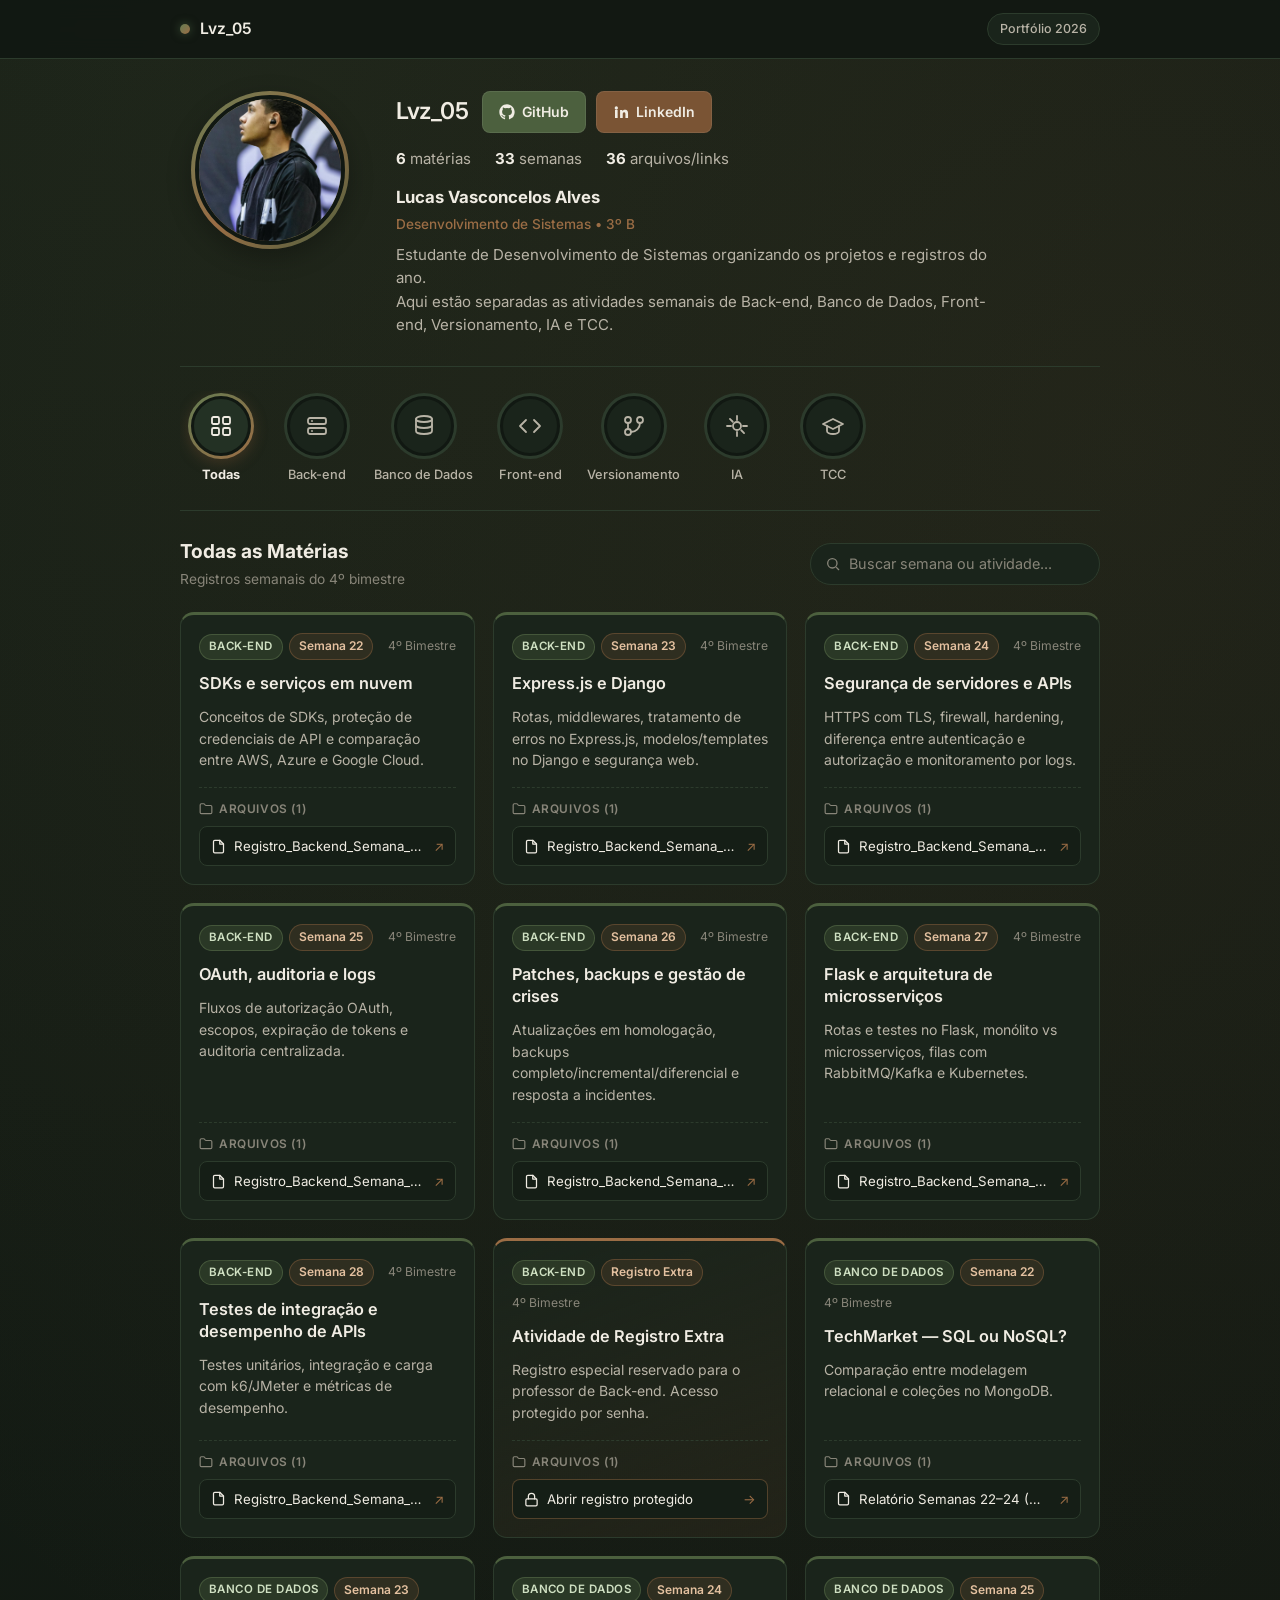
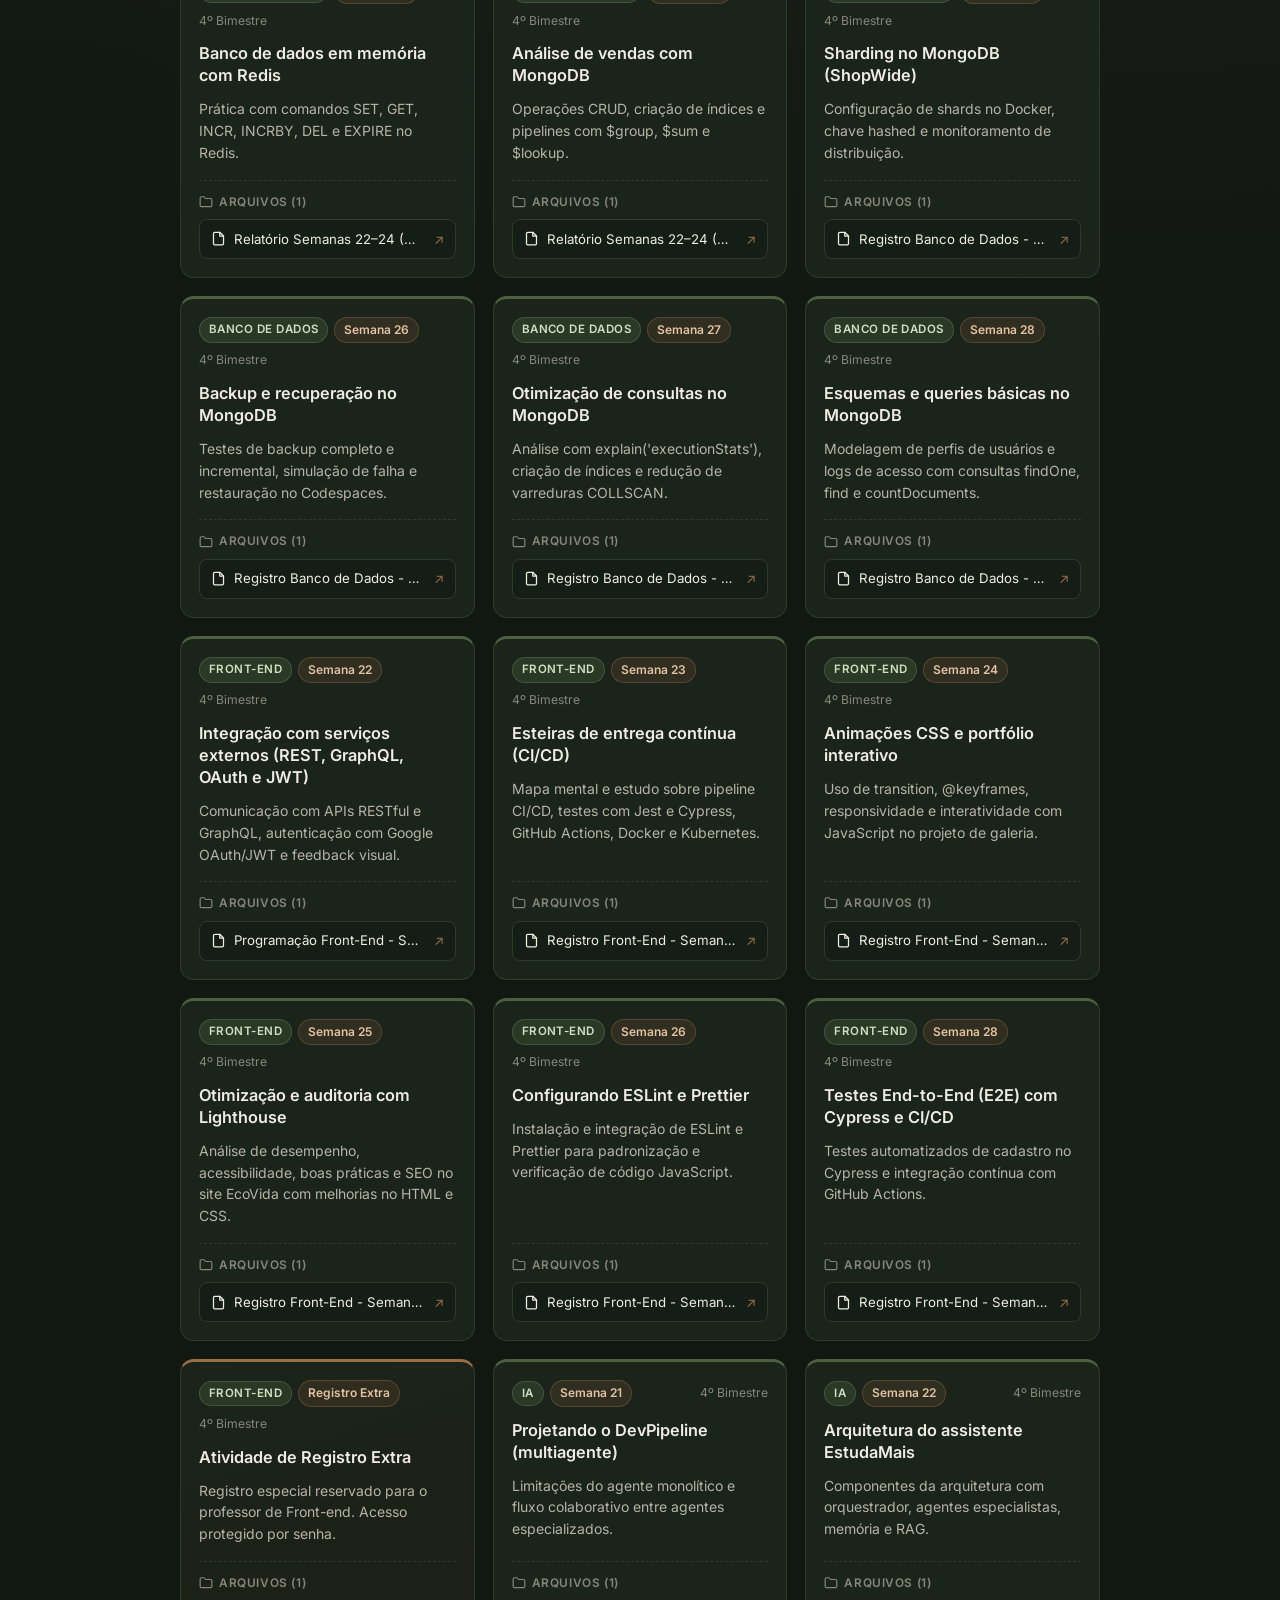
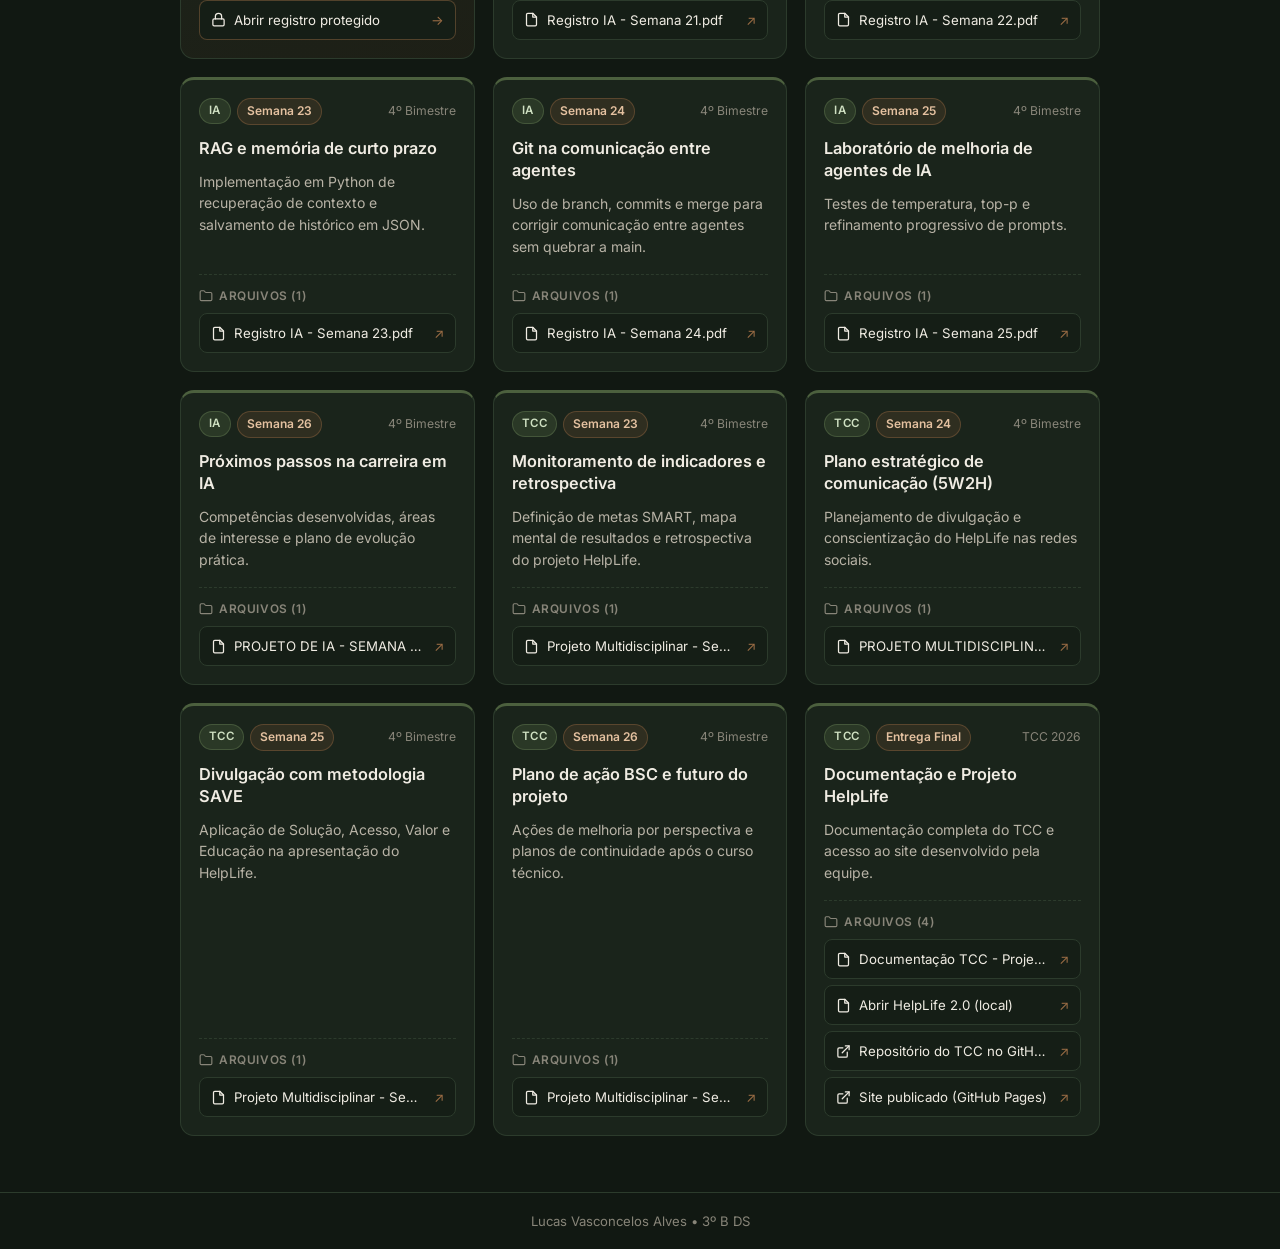
<file: index.html>
<!DOCTYPE html>
<html lang="pt-BR">
<head>
  <meta charset="UTF-8">
  <meta name="viewport" content="width=device-width, initial-scale=1.0, viewport-fit=cover">
  <meta name="theme-color" content="#111812">
  <title>Portfólio - Lucas Vasconcelos</title>
  <link rel="preconnect" href="https://fonts.googleapis.com">
  <link rel="preconnect" href="https://fonts.gstatic.com" crossorigin>
  <link href="https://fonts.googleapis.com/css2?family=Inter:wght@400;500;600;700&display=swap" rel="stylesheet">
  <link rel="stylesheet" href="style.css">
</head>
<body>
  <header class="topbar">
    <div class="container topbar-inner">
      <div class="topbar-brand">
        <span class="brand-dot"></span>
        <span id="topbar-nick" class="topbar-nick"></span>
      </div>
      <span class="topbar-badge">Portfólio 2026</span>
    </div>
  </header>

  <main class="container main-content">
    <section class="profile-header">
      <div class="avatar-column">
        <div class="avatar-ring">
          <img
            id="perfil-foto"
            src="foto portofolio.jpeg"
            alt="Foto de perfil"
          >
        </div>
      </div>

      <div class="profile-info">
        <div class="profile-top-row">
          <h1 id="perfil-nickname" class="profile-nickname"></h1>
          <div class="social-actions">
            <a id="link-github" href="#" target="_blank" rel="noopener noreferrer" class="btn btn-military">
              <svg viewBox="0 0 24 24" width="16" height="16" fill="currentColor">
                <path d="M12 .5C5.65.5.5 5.65.5 12c0 5.08 3.29 9.39 7.86 10.91.57.1.78-.25.78-.55 0-.27-.01-1.17-.02-2.12-3.2.7-3.88-1.36-3.88-1.36-.52-1.33-1.28-1.68-1.28-1.68-1.05-.72.08-.7.08-.7 1.16.08 1.77 1.19 1.77 1.19 1.03 1.76 2.7 1.25 3.36.96.1-.75.4-1.25.73-1.54-2.55-.29-5.24-1.28-5.24-5.68 0-1.25.45-2.28 1.19-3.08-.12-.29-.52-1.46.11-3.04 0 0 .97-.31 3.18 1.18a11.03 11.03 0 0 1 5.8 0c2.21-1.49 3.18-1.18 3.18-1.18.63 1.58.23 2.75.11 3.04.74.8 1.19 1.83 1.19 3.08 0 4.41-2.69 5.39-5.25 5.67.41.36.78 1.06.78 2.14 0 1.55-.01 2.8-.01 3.18 0 .31.21.66.79.55A11.51 11.51 0 0 0 23.5 12C23.5 5.65 18.35.5 12 .5Z"/>
              </svg>
              <span>GitHub</span>
            </a>
            <a id="link-linkedin" href="#" target="_blank" rel="noopener noreferrer" class="btn btn-brown">
              <svg viewBox="0 0 24 24" width="16" height="16" fill="currentColor">
                <path d="M4.98 3.5a2.48 2.48 0 1 1 0 4.96 2.48 2.48 0 0 1 0-4.96ZM3 9h3.96v12H3V9Zm7.24 0h3.8v1.64h.05c.53-1 1.82-2.06 3.75-2.06 4.01 0 4.75 2.64 4.75 6.07V21h-3.96v-5.63c0-1.34-.03-3.07-1.87-3.07-1.88 0-2.16 1.46-2.16 2.97V21h-3.96V9Z"/>
              </svg>
              <span>LinkedIn</span>
            </a>
          </div>
        </div>

        <ul class="profile-stats">
          <li><strong id="stat-materias">0</strong> <span>matérias</span></li>
          <li><strong id="stat-semanas">0</strong> <span>semanas</span></li>
          <li><strong id="stat-anexos">0</strong> <span>arquivos/links</span></li>
        </ul>

        <div class="profile-bio">
          <h2 id="perfil-nome" class="profile-name"></h2>
          <p id="perfil-tag" class="profile-tag"></p>
          <p id="perfil-sinopse" class="profile-synopsis"></p>
        </div>
      </div>
    </section>

    <nav class="highlights-section" id="highlights-section" aria-label="Filtrar por matéria">
      <div id="highlights-list" class="highlights-list"></div>
    </nav>

    <section class="feed-section">
      <div class="feed-header">
        <div>
          <h2 id="feed-titulo" class="feed-title">Todas as Matérias</h2>
          <p id="feed-subtitulo" class="feed-subtitle"></p>
        </div>
        <div class="search-box">
          <svg viewBox="0 0 24 24" width="16" height="16" fill="none" stroke="currentColor" stroke-width="2" aria-hidden="true">
            <circle cx="11" cy="11" r="7" />
            <line x1="21" y1="21" x2="16.65" y2="16.65" />
          </svg>
          <input
            type="search"
            id="busca-input"
            placeholder="Buscar semana ou atividade..."
            aria-label="Buscar semana ou atividade"
            enterkeyhint="search"
            autocomplete="off"
          >
          <button type="button" id="busca-limpar" class="search-clear" aria-label="Limpar busca" hidden>×</button>
        </div>
      </div>

      <div id="semanas-grid" class="weeks-grid"></div>
    </section>
  </main>

  <div id="modal-senha" class="modal-overlay" hidden>
    <div class="modal-box" role="dialog" aria-modal="true" aria-labelledby="modal-titulo">
      <div class="modal-header">
        <div class="week-badges">
          <span id="modal-materia" class="badge-materia"></span>
          <span class="badge-semana">Acesso protegido</span>
        </div>
        <button type="button" id="modal-fechar" class="modal-close" aria-label="Fechar">×</button>
      </div>
      <h3 id="modal-titulo" class="modal-title">Digite a senha</h3>
      <p id="modal-desc" class="modal-desc">Informe a senha secreta para abrir o registro extra.</p>
      <form id="modal-form" class="modal-form">
        <input
          type="text"
          id="modal-input"
          class="modal-input"
          placeholder="Digite a senha..."
          autocomplete="off"
          autocapitalize="none"
          autocorrect="off"
          spellcheck="false"
          enterkeyhint="go"
          required
        >
        <p id="modal-erro" class="modal-erro" role="alert" aria-live="polite" hidden>Senha incorreta. Tente novamente.</p>
        <div class="modal-actions">
          <button type="button" id="modal-cancelar" class="btn btn-outline">Cancelar</button>
          <button type="submit" class="btn btn-brown">Acessar carta →</button>
        </div>
      </form>
    </div>
  </div>

  <button type="button" id="btn-topo" class="scroll-top-btn" aria-label="Voltar ao topo" hidden>
    <svg viewBox="0 0 24 24" width="20" height="20" fill="none" stroke="currentColor" stroke-width="2.2" stroke-linecap="round" stroke-linejoin="round" aria-hidden="true">
      <polyline points="18 15 12 9 6 15" />
    </svg>
  </button>

  <footer class="footer">
    <div class="container footer-inner">
      <p id="footer-texto">Lucas Vasconcelos Alves • 3º B DS</p>
    </div>
  </footer>

  <script src="dados.js"></script>
  <script src="app.js"></script>
</body>
</html>
</file>
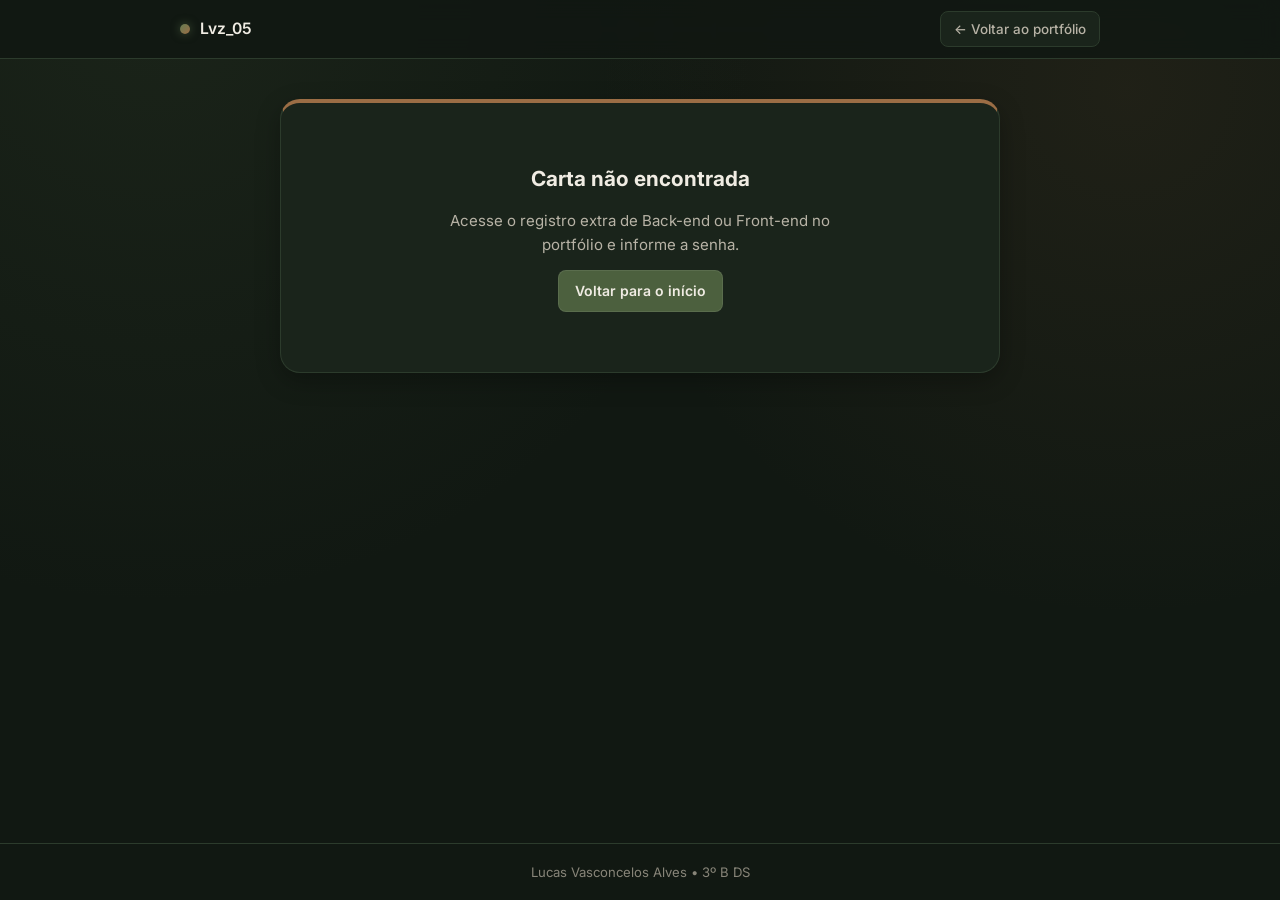
<file: carta.html>
<!DOCTYPE html>
<html lang="pt-BR">
<head>
  <meta charset="UTF-8">
  <meta name="viewport" content="width=device-width, initial-scale=1.0, viewport-fit=cover">
  <meta name="theme-color" content="#111812">
  <title>Carta de Agradecimento</title>
  <link rel="preconnect" href="https://fonts.googleapis.com">
  <link rel="preconnect" href="https://fonts.gstatic.com" crossorigin>
  <link href="https://fonts.googleapis.com/css2?family=Inter:wght@400;500;600;700&display=swap" rel="stylesheet">
  <link rel="stylesheet" href="style.css">
</head>
<body>
  <header class="topbar">
    <div class="container topbar-inner">
      <a href="index.html" class="topbar-brand">
        <span class="brand-dot"></span>
        <span id="topbar-nick" class="topbar-nick"></span>
      </a>
      <a href="index.html" class="btn-voltar">← Voltar<span class="btn-voltar-texto-completo">&nbsp;ao portfólio</span></a>
    </div>
  </header>

  <main class="container main-content carta-main">
    <article id="carta-conteudo" class="carta-box"></article>
  </main>

  <footer class="footer">
    <div class="container footer-inner">
      <p id="footer-texto">Lucas Vasconcelos Alves • 3º B DS</p>
    </div>
  </footer>

  <script src="dados.js"></script>
  <script>
    function normalizarSenha(str) {
      return (str || "")
        .toLowerCase()
        .normalize("NFD")
        .replace(/[\u0300-\u036f]/g, "")
        .replace(/\s+/g, "")
        .trim();
    }

    function esc(str) {
      const d = document.createElement("div");
      d.textContent = str || "";
      return d.innerHTML;
    }

    function mostrarCarta(box, carta) {
      document.title = `${carta.titulo} • ${PERFIL.nome}`;

      box.innerHTML = `
        <div class="carta-topo">
          <div class="week-badges">
            <span class="badge-materia">${esc(carta.materia)}</span>
            <span class="badge-semana">Agradecimento</span>
          </div>
          <p class="carta-destinatario">Para: <strong>${esc(carta.professor)}</strong></p>
          <h1 class="carta-titulo">${esc(carta.titulo)}</h1>
        </div>

        <div class="carta-texto">${esc(carta.texto)}</div>

        <div class="carta-rodape">
          <div class="carta-autor">
            <img
              src="${encodeURI(PERFIL.foto || "")}"
              alt="${esc(PERFIL.nome)}"
            >
            <div>
              <strong>${esc(carta.assinatura || PERFIL.nome)}</strong>
              <span>${esc(PERFIL.nickname)}</span>
            </div>
          </div>
          <a href="index.html" class="btn btn-brown">← Voltar ao portfólio</a>
        </div>
      `;
    }

    function mostrarBloqueio(box, id, carta) {
      if (!carta) {
        box.innerHTML = `
          <div class="carta-erro">
            <h2>Carta não encontrada</h2>
            <p>Acesse o registro extra de Back-end ou Front-end no portfólio e informe a senha.</p>
            <a href="index.html" class="btn btn-military">Voltar para o início</a>
          </div>
        `;
        return;
      }

      box.innerHTML = `
        <div class="carta-erro">
          <div class="week-badges">
            <span class="badge-materia">${esc(carta.materia)}</span>
            <span class="badge-semana">Acesso protegido</span>
          </div>
          <h2>Digite a senha para ler a carta</h2>
          <p>Este registro extra é protegido por senha.</p>
          <form id="carta-senha-form" class="modal-form carta-senha-form">
            <input
              type="text"
              id="carta-senha-input"
              class="modal-input"
              placeholder="Digite a senha..."
              autocomplete="off"
              autocapitalize="none"
              autocorrect="off"
              spellcheck="false"
              enterkeyhint="go"
              required
            >
            <p id="carta-senha-erro" class="modal-erro" role="alert" aria-live="polite" hidden>Senha incorreta. Tente novamente.</p>
            <div class="modal-actions">
              <a href="index.html" class="btn btn-outline">Voltar</a>
              <button type="submit" class="btn btn-brown">Abrir carta →</button>
            </div>
          </form>
        </div>
      `;

      const form = document.getElementById("carta-senha-form");
      const input = document.getElementById("carta-senha-input");
      const erro = document.getElementById("carta-senha-erro");

      input.addEventListener("input", () => { erro.hidden = true; });

      form.addEventListener("submit", (e) => {
        e.preventDefault();
        if (normalizarSenha(input.value) === normalizarSenha(carta.senha)) {
          mostrarCarta(box, carta);
        } else {
          erro.hidden = false;
          input.select();
        }
      });
    }

    document.addEventListener("DOMContentLoaded", () => {
      document.getElementById("topbar-nick").textContent = PERFIL.nickname;

      const params = new URLSearchParams(window.location.search);
      const id = params.get("m") || "";
      const senhaUrl = normalizarSenha(params.get("s") || "");
      const box = document.getElementById("carta-conteudo");

      const carta = typeof CARTAS !== "undefined" ? CARTAS[id] : null;
      const valida = carta && senhaUrl && normalizarSenha(carta.senha) === senhaUrl;

      if (valida) {
        mostrarCarta(box, carta);
      } else {
        mostrarBloqueio(box, id, carta);
      }
    });
  </script>
</body>
</html>
</file>
<file: style.css>
:root {
  --bg-escuro: #111812;
  --bg-card: #1a241b;
  --bg-card-hover: #212e22;
  --bg-input: #151e16;

  --verde-militar: #4c603e;
  --verde-militar-claro: #647c52;
  --verde-borda: #2c3b2c;

  --marrom: #7a5434;
  --marrom-claro: #9b6d45;
  --marrom-suave: rgba(122, 84, 52, 0.22);

  --texto-principal: #f0ece3;
  --texto-secundario: #b8b3a6;
  --texto-suave: #888579;

  --radius-sm: 8px;
  --radius-md: 14px;
  --radius-lg: 20px;
  --shadow: 0 8px 24px rgba(0, 0, 0, 0.28);
}

* {
  box-sizing: border-box;
  margin: 0;
  padding: 0;
}

html {
  -webkit-text-size-adjust: 100%;
  scroll-behavior: smooth;
  overflow-x: clip;
}

body {
  font-family: "Inter", -apple-system, BlinkMacSystemFont, "Segoe UI", Roboto, sans-serif;
  background-color: var(--bg-escuro);
  background-image:
    radial-gradient(circle at 12% 0%, rgba(76, 96, 62, 0.16), transparent 42%),
    radial-gradient(circle at 88% 10%, rgba(122, 84, 52, 0.14), transparent 38%);
  color: var(--texto-principal);
  line-height: 1.55;
  min-height: 100vh;
  min-height: 100dvh;
  display: flex;
  flex-direction: column;
  overflow-x: clip;
  -webkit-font-smoothing: antialiased;
}

body.modal-aberto {
  overflow: hidden;
}

a {
  color: inherit;
  text-decoration: none;
}

a,
button,
input {
  -webkit-tap-highlight-color: transparent;
}

a:focus-visible,
button:focus-visible,
input:focus-visible {
  outline: 2px solid var(--marrom-claro);
  outline-offset: 2px;
}

.container {
  width: 100%;
  max-width: 960px;
  margin: 0 auto;
  padding: 0 20px;
}

/* Barra superior */
.topbar {
  position: sticky;
  top: 0;
  z-index: 20;
  background: rgba(17, 24, 18, 0.9);
  backdrop-filter: blur(10px);
  -webkit-backdrop-filter: blur(10px);
  border-bottom: 1px solid var(--verde-borda);
  padding-top: env(safe-area-inset-top);
}

.topbar-inner {
  height: 58px;
  display: flex;
  align-items: center;
  justify-content: space-between;
  gap: 12px;
}

.topbar-brand {
  display: flex;
  align-items: center;
  gap: 10px;
  font-weight: 600;
  font-size: 0.98rem;
  min-width: 0;
}

.topbar-nick {
  overflow: hidden;
  text-overflow: ellipsis;
  white-space: nowrap;
}

.brand-dot {
  width: 10px;
  height: 10px;
  border-radius: 50%;
  flex-shrink: 0;
  background: linear-gradient(135deg, var(--verde-militar-claro), var(--marrom-claro));
  box-shadow: 0 0 10px rgba(100, 124, 82, 0.55);
}

.topbar-badge {
  font-size: 0.78rem;
  font-weight: 500;
  color: var(--texto-secundario);
  background: var(--bg-card);
  border: 1px solid var(--verde-borda);
  padding: 5px 12px;
  border-radius: 999px;
  flex-shrink: 0;
  white-space: nowrap;
}

.btn-voltar {
  display: inline-flex;
  align-items: center;
  min-height: 36px;
  font-size: 0.84rem;
  font-weight: 500;
  color: var(--texto-secundario);
  background: var(--bg-card);
  border: 1px solid var(--verde-borda);
  padding: 6px 13px;
  border-radius: var(--radius-sm);
  flex-shrink: 0;
  white-space: nowrap;
  transition: color 0.18s ease, border-color 0.18s ease, background-color 0.18s ease, transform 0.15s ease;
}

.btn-voltar:active {
  transform: scale(0.97);
}

/* Perfil */
.main-content {
  flex: 1;
  padding-top: 32px;
  padding-bottom: 56px;
}

.profile-header {
  display: grid;
  grid-template-columns: 180px 1fr;
  gap: 36px;
  align-items: start;
  padding-bottom: 30px;
  border-bottom: 1px solid var(--verde-borda);
}

.avatar-column {
  display: flex;
  justify-content: center;
}

.avatar-ring {
  width: 158px;
  height: 158px;
  padding: 4px;
  border-radius: 50%;
  background: linear-gradient(135deg, var(--verde-militar-claro), var(--marrom-claro), var(--verde-militar));
  box-shadow: var(--shadow);
}

.avatar-ring img {
  width: 100%;
  height: 100%;
  border-radius: 50%;
  object-fit: cover;
  display: block;
  border: 4px solid var(--bg-escuro);
  background-color: var(--bg-card);
}

.profile-info {
  display: flex;
  flex-direction: column;
  gap: 14px;
  min-width: 0;
}

.profile-top-row {
  display: flex;
  flex-wrap: wrap;
  align-items: center;
  gap: 14px;
}

.profile-nickname {
  font-size: 1.45rem;
  font-weight: 600;
  letter-spacing: -0.02em;
  color: var(--texto-principal);
}

.social-actions {
  display: flex;
  flex-wrap: wrap;
  gap: 10px;
}

.btn {
  display: inline-flex;
  align-items: center;
  justify-content: center;
  gap: 7px;
  padding: 9px 16px;
  min-height: 40px;
  border-radius: var(--radius-sm);
  font-size: 0.875rem;
  font-weight: 600;
  font-family: inherit;
  transition: transform 0.15s ease, background-color 0.2s ease, border-color 0.2s ease, color 0.2s ease;
  border: 1px solid transparent;
  cursor: pointer;
}

.btn svg {
  flex-shrink: 0;
}

.btn:active {
  transform: scale(0.97);
}

.btn-military {
  background-color: var(--verde-militar);
  color: var(--texto-principal);
  border-color: rgba(255, 255, 255, 0.08);
}

.btn-brown {
  background-color: var(--marrom);
  color: var(--texto-principal);
  border-color: rgba(255, 255, 255, 0.08);
}

.btn-outline {
  background-color: transparent;
  color: var(--texto-secundario);
  border-color: var(--verde-borda);
}

.profile-stats {
  list-style: none;
  display: flex;
  flex-wrap: wrap;
  gap: 24px;
  font-size: 0.94rem;
  color: var(--texto-secundario);
}

.profile-stats strong {
  color: var(--texto-principal);
  font-weight: 700;
}

.profile-bio {
  display: flex;
  flex-direction: column;
  gap: 4px;
}

.profile-name {
  font-size: 1.05rem;
  font-weight: 700;
  color: var(--texto-principal);
}

.profile-tag {
  font-size: 0.85rem;
  font-weight: 500;
  color: var(--marrom-claro);
}

.profile-synopsis {
  margin-top: 4px;
  font-size: 0.94rem;
  color: var(--texto-secundario);
  white-space: pre-line;
  max-width: 620px;
  overflow-wrap: break-word;
}

/* Destaques das matérias */
.highlights-section {
  position: relative;
  padding: 24px 0 22px;
  border-bottom: 1px solid var(--verde-borda);
}

.highlights-list {
  display: flex;
  gap: 18px;
  overflow-x: auto;
  padding: 2px 2px 6px;
  scroll-snap-type: x proximity;
  -webkit-overflow-scrolling: touch;
  scrollbar-width: thin;
  scrollbar-color: var(--verde-militar) transparent;
}

.highlights-section.tem-scroll-direita .highlights-list {
  -webkit-mask-image: linear-gradient(to right, #000 0%, #000 90%, transparent 100%);
  mask-image: linear-gradient(to right, #000 0%, #000 90%, transparent 100%);
}

.highlights-section.tem-scroll-esquerda .highlights-list {
  -webkit-mask-image: linear-gradient(to right, transparent 0%, #000 10%, #000 100%);
  mask-image: linear-gradient(to right, transparent 0%, #000 10%, #000 100%);
}

.highlights-section.tem-scroll-esquerda.tem-scroll-direita .highlights-list {
  -webkit-mask-image: linear-gradient(to right, transparent 0%, #000 8%, #000 92%, transparent 100%);
  mask-image: linear-gradient(to right, transparent 0%, #000 8%, #000 92%, transparent 100%);
}

.highlight-btn {
  background: none;
  border: none;
  color: var(--texto-secundario);
  cursor: pointer;
  display: flex;
  flex-direction: column;
  align-items: center;
  gap: 8px;
  min-width: 78px;
  flex: 0 0 auto;
  scroll-snap-align: start;
  font-family: inherit;
  transition: color 0.2s ease, transform 0.15s ease;
}

.highlight-btn:active {
  transform: scale(0.95);
}

.highlight-circle {
  width: 66px;
  height: 66px;
  border-radius: 50%;
  padding: 3px;
  background: var(--verde-borda);
  display: flex;
  align-items: center;
  justify-content: center;
  transition: background 0.2s ease, box-shadow 0.2s ease;
}

.highlight-inner {
  width: 100%;
  height: 100%;
  border-radius: 50%;
  background-color: var(--bg-card);
  border: 3px solid var(--bg-escuro);
  display: flex;
  align-items: center;
  justify-content: center;
  color: var(--texto-secundario);
}

.highlight-label {
  font-size: 0.8rem;
  font-weight: 500;
  text-align: center;
  white-space: nowrap;
}

.highlight-btn.ativo {
  color: var(--texto-principal);
}

.highlight-btn.ativo .highlight-circle {
  background: linear-gradient(135deg, var(--verde-militar-claro), var(--marrom-claro));
  box-shadow: 0 4px 14px rgba(122, 84, 52, 0.35);
}

.highlight-btn.ativo .highlight-inner {
  background-color: #233124;
  color: var(--texto-principal);
}

.highlight-btn.ativo .highlight-label {
  font-weight: 700;
}

/* Feed de semanas */
.feed-section {
  padding-top: 26px;
}

.feed-header {
  display: flex;
  flex-wrap: wrap;
  align-items: center;
  justify-content: space-between;
  gap: 14px;
  margin-bottom: 22px;
}

.feed-title {
  font-size: 1.2rem;
  font-weight: 700;
  color: var(--texto-principal);
}

.feed-subtitle {
  font-size: 0.86rem;
  color: var(--texto-suave);
  margin-top: 2px;
}

.search-box {
  display: flex;
  align-items: center;
  gap: 8px;
  background-color: var(--bg-card);
  border: 1px solid var(--verde-borda);
  border-radius: 999px;
  padding: 8px 14px;
  min-height: 42px;
  width: 100%;
  max-width: 290px;
  color: var(--texto-suave);
  transition: border-color 0.2s ease;
}

.search-box svg {
  flex-shrink: 0;
}

.search-box:focus-within {
  border-color: var(--marrom-claro);
  color: var(--texto-principal);
}

.search-box input {
  background: none;
  border: none;
  outline: none;
  color: var(--texto-principal);
  font-family: inherit;
  font-size: 0.9rem;
  width: 100%;
  min-width: 0;
}

.search-box input:focus-visible {
  outline: none;
}

.search-box input::-webkit-search-cancel-button {
  -webkit-appearance: none;
  appearance: none;
}

.search-box input::placeholder {
  color: var(--texto-suave);
}

.search-clear {
  background: var(--bg-input);
  border: 1px solid var(--verde-borda);
  color: var(--texto-secundario);
  width: 24px;
  height: 24px;
  border-radius: 50%;
  display: inline-flex;
  align-items: center;
  justify-content: center;
  font-size: 1rem;
  line-height: 1;
  cursor: pointer;
  flex-shrink: 0;
  transition: background-color 0.15s ease, color 0.15s ease;
}

.search-clear[hidden] {
  display: none;
}

.search-clear:active {
  transform: scale(0.92);
}

.weeks-grid {
  display: grid;
  grid-template-columns: repeat(auto-fill, minmax(min(285px, 100%), 1fr));
  gap: 18px;
}

.week-card {
  background-color: var(--bg-card);
  border: 1px solid var(--verde-borda);
  border-top: 3px solid var(--verde-militar);
  border-radius: var(--radius-md);
  padding: 18px;
  min-width: 0;
  display: flex;
  flex-direction: column;
  gap: 12px;
  transition: transform 0.16s ease, border-color 0.2s ease, background-color 0.2s ease;
}

.week-card-extra {
  border-top-color: var(--marrom-claro);
  background: linear-gradient(160deg, var(--bg-card), rgba(122, 84, 52, 0.12));
}

.week-card-header {
  display: flex;
  align-items: center;
  justify-content: space-between;
  gap: 8px;
  flex-wrap: wrap;
}

.week-badges {
  display: flex;
  align-items: center;
  gap: 6px;
  flex-wrap: wrap;
}

.badge-materia {
  font-size: 0.72rem;
  font-weight: 600;
  text-transform: uppercase;
  letter-spacing: 0.04em;
  padding: 3px 9px;
  border-radius: 999px;
  background-color: rgba(76, 96, 62, 0.35);
  color: #cfe0c2;
  border: 1px solid rgba(100, 124, 82, 0.45);
}

.badge-semana {
  font-size: 0.75rem;
  font-weight: 600;
  padding: 3px 9px;
  border-radius: 999px;
  background-color: var(--marrom-suave);
  color: #e4c1a0;
  border: 1px solid rgba(155, 109, 69, 0.4);
}

.week-date {
  font-size: 0.76rem;
  color: var(--texto-suave);
}

.week-title {
  font-size: 1.02rem;
  font-weight: 600;
  color: var(--texto-principal);
  line-height: 1.35;
  overflow-wrap: break-word;
}

.week-summary {
  font-size: 0.875rem;
  color: var(--texto-secundario);
  flex: 1;
  overflow-wrap: break-word;
}

.attachments-box {
  margin-top: 4px;
  padding-top: 12px;
  border-top: 1px dashed var(--verde-borda);
  display: flex;
  flex-direction: column;
  gap: 8px;
}

.attachments-label {
  font-size: 0.74rem;
  font-weight: 600;
  text-transform: uppercase;
  letter-spacing: 0.05em;
  color: var(--texto-suave);
  display: flex;
  align-items: center;
  gap: 6px;
}

.attachment-list {
  display: flex;
  flex-direction: column;
  gap: 6px;
}

.attachment-link {
  display: flex;
  align-items: center;
  justify-content: space-between;
  gap: 10px;
  min-height: 40px;
  background-color: var(--bg-input);
  border: 1px solid var(--verde-borda);
  border-radius: var(--radius-sm);
  padding: 8px 11px;
  font-size: 0.83rem;
  color: var(--texto-principal);
  transition: background-color 0.18s ease, border-color 0.18s ease, transform 0.14s ease;
}

.attachment-link:active {
  transform: scale(0.985);
  background-color: rgba(76, 96, 62, 0.28);
  border-color: var(--verde-militar-claro);
}

.attachment-btn {
  width: 100%;
  font-family: inherit;
  cursor: pointer;
  text-align: left;
  border-color: rgba(155, 109, 69, 0.45);
}

.attachment-btn:active {
  background-color: var(--marrom-suave);
  border-color: var(--marrom-claro);
}

.attachment-left {
  display: flex;
  align-items: center;
  gap: 8px;
  min-width: 0;
}

.attachment-left svg {
  flex-shrink: 0;
}

.attachment-name {
  overflow: hidden;
  text-overflow: ellipsis;
  white-space: nowrap;
}

.attachment-arrow {
  color: var(--marrom-claro);
  flex-shrink: 0;
}

.empty-attachments {
  font-size: 0.8rem;
  color: var(--texto-suave);
  background-color: rgba(17, 24, 18, 0.55);
  border: 1px dashed var(--verde-borda);
  border-radius: var(--radius-sm);
  padding: 9px 11px;
}

.empty-state {
  grid-column: 1 / -1;
  text-align: center;
  padding: 44px 20px;
  background-color: var(--bg-card);
  border: 1px dashed var(--verde-borda);
  border-radius: var(--radius-md);
  color: var(--texto-secundario);
}

/* Modal de senha */
.modal-overlay {
  position: fixed;
  inset: 0;
  z-index: 50;
  background: rgba(8, 12, 9, 0.8);
  backdrop-filter: blur(5px);
  -webkit-backdrop-filter: blur(5px);
  display: flex;
  align-items: center;
  justify-content: center;
  overflow-y: auto;
  overscroll-behavior: contain;
  padding:
    max(16px, env(safe-area-inset-top))
    max(16px, env(safe-area-inset-right))
    max(16px, env(safe-area-inset-bottom))
    max(16px, env(safe-area-inset-left));
}

.modal-overlay[hidden] {
  display: none;
}

.modal-box {
  width: 100%;
  max-width: 420px;
  max-height: calc(100dvh - 32px);
  overflow-y: auto;
  margin: auto;
  background-color: var(--bg-card);
  border: 1px solid var(--verde-borda);
  border-top: 3px solid var(--marrom-claro);
  border-radius: var(--radius-md);
  padding: 24px;
  box-shadow: var(--shadow);
  display: flex;
  flex-direction: column;
  gap: 12px;
}

.modal-header {
  display: flex;
  align-items: center;
  justify-content: space-between;
  gap: 10px;
}

.modal-close {
  background: none;
  border: none;
  color: var(--texto-suave);
  font-size: 1.5rem;
  line-height: 1;
  cursor: pointer;
  width: 40px;
  height: 40px;
  margin: -6px -8px -6px 0;
  display: inline-flex;
  align-items: center;
  justify-content: center;
  border-radius: 8px;
  flex-shrink: 0;
  transition: color 0.15s ease, background-color 0.15s ease;
}

.modal-close:active {
  color: var(--texto-principal);
  background-color: var(--bg-card-hover);
}

.modal-title {
  font-size: 1.15rem;
  font-weight: 700;
  color: var(--texto-principal);
}

.modal-desc {
  font-size: 0.88rem;
  color: var(--texto-secundario);
}

.modal-form {
  display: flex;
  flex-direction: column;
  gap: 12px;
  margin-top: 4px;
}

.modal-input {
  width: 100%;
  background-color: var(--bg-input);
  border: 1px solid var(--verde-borda);
  border-radius: var(--radius-sm);
  padding: 11px 13px;
  color: var(--texto-principal);
  font-family: inherit;
  font-size: 0.95rem;
  outline: none;
  transition: border-color 0.2s ease;
}

.modal-input:focus {
  border-color: var(--marrom-claro);
}

.modal-input-erro {
  border-color: #e08b7a;
  animation: modal-shake 0.32s ease;
}

@keyframes modal-shake {
  0%, 100% { transform: translateX(0); }
  25% { transform: translateX(-5px); }
  50% { transform: translateX(5px); }
  75% { transform: translateX(-3px); }
}

.modal-erro {
  font-size: 0.84rem;
  color: #e08b7a;
}

.modal-actions {
  display: flex;
  justify-content: flex-end;
  gap: 10px;
  margin-top: 4px;
}

.carta-senha-form {
  width: 100%;
  max-width: 360px;
}

.carta-senha-form .modal-actions {
  justify-content: center;
}

/* Página da carta */
.carta-main {
  display: flex;
  align-items: flex-start;
  justify-content: center;
  padding-top: 40px;
}

.carta-box {
  width: 100%;
  max-width: 720px;
  background-color: var(--bg-card);
  border: 1px solid var(--verde-borda);
  border-top: 4px solid var(--marrom-claro);
  border-radius: var(--radius-lg);
  padding: 36px;
  box-shadow: var(--shadow);
}

.carta-topo {
  display: flex;
  flex-direction: column;
  gap: 12px;
  padding-bottom: 22px;
  border-bottom: 1px solid var(--verde-borda);
}

.carta-destinatario {
  font-size: 0.9rem;
  color: var(--texto-secundario);
}

.carta-destinatario strong {
  color: var(--texto-principal);
}

.carta-titulo {
  font-size: 1.6rem;
  font-weight: 700;
  letter-spacing: -0.02em;
  line-height: 1.25;
  color: var(--texto-principal);
  overflow-wrap: break-word;
}

.carta-texto {
  padding: 26px 0;
  font-size: 1rem;
  line-height: 1.75;
  color: var(--texto-principal);
  white-space: pre-line;
  overflow-wrap: break-word;
}

.carta-rodape {
  padding-top: 22px;
  border-top: 1px solid var(--verde-borda);
  display: flex;
  align-items: center;
  justify-content: space-between;
  gap: 16px;
  flex-wrap: wrap;
}

.carta-autor {
  display: flex;
  align-items: center;
  gap: 12px;
  min-width: 0;
}

.carta-autor img {
  width: 46px;
  height: 46px;
  border-radius: 50%;
  object-fit: cover;
  flex-shrink: 0;
  border: 2px solid var(--marrom-claro);
  background-color: var(--bg-input);
}

.carta-autor div {
  display: flex;
  flex-direction: column;
  min-width: 0;
}

.carta-autor strong {
  font-size: 0.92rem;
  color: var(--texto-principal);
  overflow-wrap: break-word;
}

.carta-autor span {
  font-size: 0.8rem;
  color: var(--texto-suave);
}

.carta-erro {
  text-align: center;
  padding: 24px 10px;
  display: flex;
  flex-direction: column;
  align-items: center;
  gap: 14px;
}

.carta-erro h2 {
  font-size: 1.3rem;
}

.carta-erro p {
  color: var(--texto-secundario);
  max-width: 420px;
  font-size: 0.94rem;
}

/* Botão flutuante de voltar ao topo */
.scroll-top-btn {
  position: fixed;
  right: max(16px, env(safe-area-inset-right));
  bottom: calc(20px + env(safe-area-inset-bottom));
  z-index: 30;
  width: 44px;
  height: 44px;
  border-radius: 50%;
  border: 1px solid rgba(155, 109, 69, 0.55);
  background: rgba(26, 36, 27, 0.92);
  backdrop-filter: blur(8px);
  -webkit-backdrop-filter: blur(8px);
  color: var(--texto-principal);
  display: inline-flex;
  align-items: center;
  justify-content: center;
  cursor: pointer;
  box-shadow: 0 6px 20px rgba(0, 0, 0, 0.42);
  transition: transform 0.16s ease, background-color 0.18s ease, border-color 0.18s ease;
}

.scroll-top-btn[hidden] {
  display: none;
}

.scroll-top-btn:active {
  transform: scale(0.92);
}

/* Rodapé */
.footer {
  border-top: 1px solid var(--verde-borda);
  padding: 18px 0 calc(18px + env(safe-area-inset-bottom));
  color: var(--texto-suave);
  font-size: 0.82rem;
}

.footer-inner {
  text-align: center;
}

/* Efeitos hover apenas para dispositivos com mouse/ponteiro fino */
@media (hover: hover) and (pointer: fine) {
  .btn-voltar:hover {
    color: var(--texto-principal);
    border-color: var(--marrom-claro);
    background: var(--bg-card-hover);
  }

  .btn:hover {
    transform: translateY(-1px);
  }

  .btn-military:hover {
    background-color: var(--verde-militar-claro);
  }

  .btn-brown:hover {
    background-color: var(--marrom-claro);
  }

  .btn-outline:hover {
    color: var(--texto-principal);
    border-color: var(--marrom-claro);
    background-color: var(--bg-card-hover);
  }

  .highlight-btn:hover {
    color: var(--texto-principal);
    transform: translateY(-2px);
  }

  .week-card:hover {
    transform: translateY(-3px);
    background-color: var(--bg-card-hover);
    border-color: var(--marrom);
    border-top-color: var(--marrom-claro);
  }

  .attachment-link:hover {
    background-color: rgba(76, 96, 62, 0.28);
    border-color: var(--verde-militar-claro);
  }

  .attachment-btn:hover {
    background-color: var(--marrom-suave);
    border-color: var(--marrom-claro);
  }

  .modal-close:hover {
    color: var(--texto-principal);
    background-color: var(--bg-card-hover);
  }

  .search-clear:hover {
    background: var(--bg-card-hover);
    color: var(--texto-principal);
  }

  .scroll-top-btn:hover {
    transform: translateY(-2px);
    background: var(--verde-militar);
    border-color: var(--marrom-claro);
  }
}

/* Tablets e telas intermediárias */
@media (max-width: 768px) {
  .container {
    padding: 0 16px;
  }

  .feed-header {
    flex-direction: column;
    align-items: stretch;
    gap: 12px;
  }

  .search-box {
    max-width: 100%;
    min-height: 46px;
    padding: 8px 14px;
  }

  /* Evita zoom automático no iOS Safari ao focar inputs */
  .search-box input,
  .modal-input {
    font-size: 16px;
  }
}

/* Smartphones */
@media (max-width: 640px) {
  .topbar-inner {
    height: 54px;
  }

  .main-content {
    padding-top: 20px;
    padding-bottom: 44px;
  }

  .profile-header {
    grid-template-columns: 1fr;
    gap: 16px;
    padding-bottom: 22px;
  }

  .avatar-column {
    justify-content: center;
  }

  .avatar-ring {
    width: 108px;
    height: 108px;
  }

  .profile-info {
    gap: 14px;
  }

  .profile-top-row {
    flex-direction: column;
    align-items: center;
    gap: 12px;
  }

  .profile-nickname {
    font-size: 1.3rem;
    text-align: center;
  }

  .social-actions {
    width: 100%;
    display: grid;
    grid-template-columns: 1fr 1fr;
    gap: 10px;
  }

  .social-actions .btn {
    width: 100%;
    min-height: 44px;
    padding: 10px 12px;
  }

  .profile-stats {
    display: grid;
    grid-template-columns: repeat(3, 1fr);
    gap: 8px;
    background: rgba(26, 36, 27, 0.72);
    border: 1px solid var(--verde-borda);
    border-radius: var(--radius-md);
    padding: 12px 8px;
    text-align: center;
  }

  .profile-stats li {
    display: flex;
    flex-direction: column;
    align-items: center;
    gap: 2px;
  }

  .profile-stats strong {
    font-size: 1.08rem;
    line-height: 1.2;
  }

  .profile-stats span {
    font-size: 0.75rem;
    line-height: 1.2;
    color: var(--texto-secundario);
  }

  .profile-bio {
    gap: 5px;
  }

  .profile-name {
    font-size: 1.02rem;
  }

  .profile-synopsis {
    font-size: 0.92rem;
    line-height: 1.6;
  }

  /* Carrossel de matérias edge-to-edge no mobile */
  .highlights-section {
    padding: 18px 0 16px;
  }

  .highlights-list {
    margin: 0 -16px;
    padding: 4px 16px 6px;
    gap: 12px;
    scrollbar-width: none;
  }

  .highlights-list::-webkit-scrollbar {
    display: none;
  }

  .highlight-btn {
    min-width: 70px;
    gap: 6px;
  }

  .highlight-circle {
    width: 60px;
    height: 60px;
  }

  .highlight-inner svg {
    width: 22px;
    height: 22px;
  }

  .highlight-label {
    font-size: 0.76rem;
  }

  /* Feed e cards */
  .feed-section {
    padding-top: 20px;
  }

  .feed-header {
    margin-bottom: 16px;
  }

  .feed-title {
    font-size: 1.15rem;
  }

  .weeks-grid {
    grid-template-columns: 1fr;
    gap: 14px;
  }

  .week-card {
    padding: 16px;
    gap: 10px;
  }

  .week-title {
    font-size: 1rem;
  }

  .week-summary {
    font-size: 0.88rem;
    line-height: 1.55;
  }

  .attachment-list {
    gap: 8px;
  }

  .attachment-link {
    min-height: 44px;
    padding: 10px 12px;
    font-size: 0.85rem;
  }

  .attachment-name {
    white-space: normal;
    display: -webkit-box;
    -webkit-line-clamp: 2;
    -webkit-box-orient: vertical;
    line-height: 1.35;
  }

  /* Modal no mobile */
  .modal-box {
    padding: 20px 18px;
  }

  .modal-actions {
    display: grid;
    grid-template-columns: 1fr 1fr;
    gap: 10px;
  }

  .modal-actions .btn {
    width: 100%;
    min-height: 44px;
    padding: 10px 12px;
  }

  /* Carta no mobile */
  .carta-main {
    padding-top: 20px;
  }

  .carta-box {
    padding: 22px 18px;
    border-radius: var(--radius-md);
  }

  .carta-topo {
    gap: 10px;
    padding-bottom: 18px;
  }

  .carta-titulo {
    font-size: 1.28rem;
  }

  .carta-texto {
    padding: 20px 0;
    font-size: 0.96rem;
    line-height: 1.72;
  }

  .carta-rodape {
    flex-direction: column;
    align-items: stretch;
    gap: 14px;
    padding-top: 18px;
  }

  .carta-rodape .btn {
    width: 100%;
    min-height: 44px;
  }

  .carta-erro {
    padding: 16px 4px;
  }
}

/* Telas muito estreitas (ex.: 320px - 380px) */
@media (max-width: 380px) {
  .container {
    padding: 0 12px;
  }

  .highlights-list {
    margin: 0 -12px;
    padding: 4px 12px 6px;
    gap: 10px;
  }

  .topbar-badge {
    font-size: 0.72rem;
    padding: 4px 9px;
  }

  .btn-voltar-texto-completo {
    display: none;
  }

  .profile-stats {
    padding: 10px 4px;
    gap: 4px;
  }

  .profile-stats span {
    font-size: 0.7rem;
  }

  .modal-actions {
    grid-template-columns: 1fr;
  }
}

/* Respeita preferência de redução de movimento */
@media (prefers-reduced-motion: reduce) {
  html {
    scroll-behavior: auto;
  }

  *,
  *::before,
  *::after {
    animation-duration: 0.01ms !important;
    transition-duration: 0.01ms !important;
  }
}
</file>
